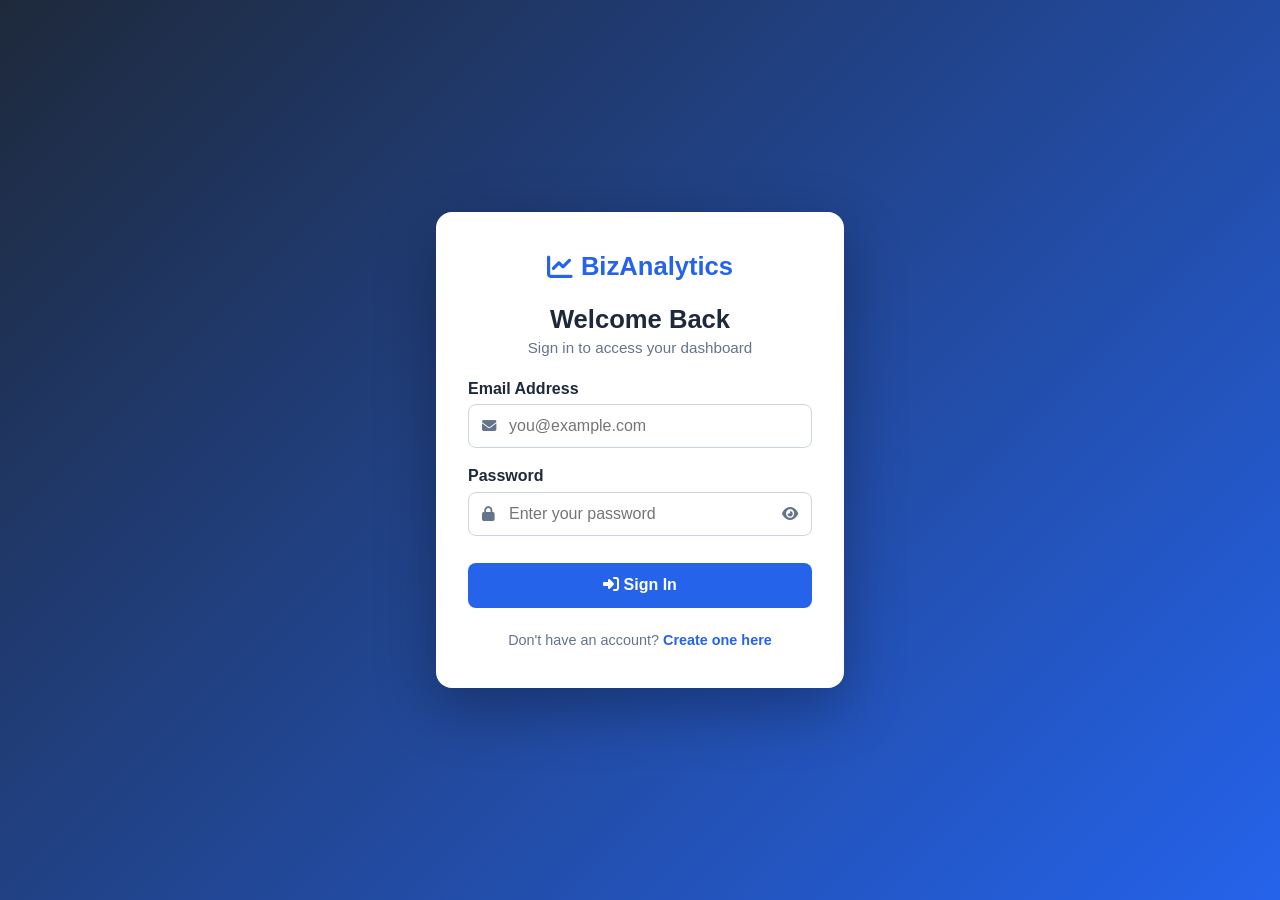
<file: frontend/index.html>
<!DOCTYPE html>
<html lang="en">
<head>
    <meta charset="UTF-8">
    <meta name="viewport" content="width=device-width, initial-scale=1.0">
    <title>BizAnalytics — Intelligent Business Analytics</title>
    <link rel="stylesheet" href="css/style.css">
    <link rel="stylesheet"
          href="https://cdnjs.cloudflare.com/ajax/libs/font-awesome/6.4.0/css/all.min.css">
</head>
<body>

    <nav class="navbar">
        <div class="nav-brand">
            <i class="fas fa-chart-line"></i>
            <span>BizAnalytics</span>
        </div>
        <div class="nav-links" id="nav-links">
            <a href="index.html" class="active">Home</a>
            <a href="dashboard.html">Dashboard</a>
            <a href="predict.html">Predict</a>
            <a href="advisory.html">Advisory</a>
            <a href="transactions.html">Record Sale</a>
        </div>
    </nav>

    <section class="hero">
        <div class="hero-content">
            <h1>Intelligent Business Analytics</h1>
            <p>
                Upload your sales data and get powerful insights,
                demand predictions, and AI-powered business advice.
            </p>
            <a href="#upload-section" class="btn-primary">
                <i class="fas fa-rocket"></i> Get Started
            </a>
        </div>
    </section>

    <section class="features">
        <div class="feature-card">
            <i class="fas fa-chart-bar"></i>
            <h3>Sales Analytics</h3>
            <p>Visualize top products, sales trends, and customer behavior.</p>
        </div>
        <div class="feature-card">
            <i class="fas fa-brain"></i>
            <h3>Demand Prediction</h3>
            <p>Use machine learning to predict demand and plan restocking.</p>
        </div>
        <div class="feature-card">
            <i class="fas fa-robot"></i>
            <h3>AI Advisory</h3>
            <p>Chat with an AI advisor that knows your business data.</p>
        </div>
        <div class="feature-card">
            <i class="fas fa-pen"></i>
            <h3>Record Sales</h3>
            <p>Manually enter transactions directly on the web app.</p>
        </div>
    </section>

    <section class="upload-section" id="upload-section">
        <h2>Upload Your Sales Data</h2>
        <p>Supported formats: CSV, Excel (.xlsx) — any column names accepted</p>

        <div class="upload-box" id="upload-box">
            <i class="fas fa-cloud-upload-alt"></i>
            <p>Drag &amp; drop your file here or</p>
            <label for="file-input" class="btn-primary">Browse File</label>
            <input type="file" id="file-input"
                   accept=".csv,.xlsx,.xls" hidden>
            <p class="file-name" id="file-name">No file selected</p>
        </div>

        <!--
            type="button" is CRITICAL here.
            Without it, the browser treats this as a submit button
            which causes the page to reload every time it is clicked.
        -->
        <button type="button" class="btn-primary" id="upload-btn" disabled>
            <i class="fas fa-upload"></i> Upload &amp; Detect Columns
        </button>

        <div class="status-box" id="status-box" style="display:none;">
            <div id="status-content"></div>
        </div>

        <div id="mapping-section" style="display:none;">
            <h3 style="margin:1.5rem 0 0.5rem;">
                <i class="fas fa-columns"></i> Confirm Column Mapping
            </h3>
            <p style="color:#64748b; margin-bottom:0.5rem;">
                Map each system column to the matching column in your file.
            </p>
            <p style="color:#10b981; font-size:0.9rem; margin-bottom:1rem;">
                <i class="fas fa-info-circle"></i>
                <strong>Amount</strong> — if not mapped, it will be calculated
                as Quantity × Unit_Price automatically.<br>
                <strong>Channel</strong> — if not mapped, all rows default
                to <em>Onsite</em>.<br>
                <strong>Category</strong> — if not mapped, all rows default
                to <em>Consumables</em>.
            </p>
            <div id="mapping-table"></div>
            <!--
                type="button" is CRITICAL here too.
                Prevents the confirm button from reloading the page.
            -->
            <button type="button" class="btn-primary" id="confirm-btn"
                    style="margin-top:1rem">
                <i class="fas fa-check"></i> Confirm &amp; Analyze
            </button>
        </div>
    </section>

    <footer class="footer">
        <p>Built by Brian Arrey — Computer Engineering &copy; 2025</p>
    </footer>

    <!--
        ALL JavaScript is written directly in this script tag.
        This avoids loading order problems that happen when
        auth.js and main.js are loaded as separate files and
        compete with each other causing the page to reload.
    -->
    <script>
    'use strict';

    // Base URL for all backend API calls
   const API_BASE = 'https://bizanalytics-production-66f5.up.railway.app/api';
   
    // System columns the backend requires
    // These are shown on the LEFT side of the mapping table
    const REQUIRED_COLUMNS = [
        'Product', 'Category', 'Quantity',
        'Date', 'Unit_Price', 'Amount', 'Channel'
    ];

    // Optional columns — kept if found in the uploaded file
    const OPTIONAL_COLUMNS = ['Customer_Name', 'Sex'];

    // Columns that have default values if not mapped by the user
    // key   = system column name
    // value = default fill value
    const DEFAULT_VALUES = {
        'Amount':   'CALCULATE',   // Quantity x Unit_Price
        'Channel':  'Onsite',      // Default channel
        'Category': 'Consumables'  // Default category
    };

    // Upload state — stored between upload and confirm steps
    let uploadedFilename = '';
    let uploadedColumns  = [];

    // ── Auth Check (synchronous) ──────────────────────────────
    // We check localStorage immediately — no async fetch needed.
    // This prevents any timing issues that cause page reloads.
    (function checkAuth() {
        const saved = localStorage.getItem('bizuser');
        if (!saved) {
            // Not logged in — redirect to login
            window.location.replace('login.html');
            return;
        }
        try {
            const user     = JSON.parse(saved);
            const navLinks = document.getElementById('nav-links');
            if (!navLinks) return;

            // Prevent adding navbar user element twice
            if (document.querySelector('.nav-user')) return;

            const el = document.createElement('div');
            el.className = 'nav-user';
            el.innerHTML =
                '<span class="nav-username">' +
                    '<i class="fas fa-user-circle"></i> ' + user.name +
                '</span>' +
                '<button type="button" class="nav-logout-btn" ' +
                        'onclick="handleLogout()">' +
                    '<i class="fas fa-sign-out-alt"></i> Logout' +
                '</button>';
            navLinks.appendChild(el);
        } catch(e) {
            window.location.replace('login.html');
        }
    })();

    // ── Logout Function ───────────────────────────────────────
    function handleLogout() {
        fetch(API_BASE + '/auth/logout', {
            method: 'POST',
            credentials: 'include'
        }).catch(function() {}).finally(function() {
            localStorage.removeItem('bizuser');
            window.location.replace('login.html');
        });
    }

    // ── DOM Element References ────────────────────────────────
    var fileInput      = document.getElementById('file-input');
    var uploadBtn      = document.getElementById('upload-btn');
    var fileNameEl     = document.getElementById('file-name');
    var statusBox      = document.getElementById('status-box');
    var statusContent  = document.getElementById('status-content');
    var mappingSection = document.getElementById('mapping-section');
    var mappingTable   = document.getElementById('mapping-table');
    var confirmBtn     = document.getElementById('confirm-btn');

    // ── File Selected via Browse Button ───────────────────────
    fileInput.addEventListener('change', function() {
        var file = fileInput.files[0];
        if (file) {
            fileNameEl.textContent = file.name;
            uploadBtn.disabled     = false;
        }
    });

    // ── Drag Over Upload Box ──────────────────────────────────
    var uploadBox = document.getElementById('upload-box');

    uploadBox.addEventListener('dragover', function(e) {
        e.preventDefault();
        uploadBox.style.background = '#eff6ff';
    });

    uploadBox.addEventListener('dragleave', function() {
        uploadBox.style.background = '';
    });

    // ── File Dropped onto Upload Box ──────────────────────────
    uploadBox.addEventListener('drop', function(e) {
        e.preventDefault();
        uploadBox.style.background = '';
        var file = e.dataTransfer.files[0];
        if (file) {
            fileInput.files        = e.dataTransfer.files;
            fileNameEl.textContent = file.name;
            uploadBtn.disabled     = false;
        }
    });

    // ── Upload Button Click ───────────────────────────────────
    // type="button" on the HTML element prevents reload.
    // e.preventDefault() and e.stopPropagation() are added
    // as an extra safety layer.
    uploadBtn.addEventListener('click', function(e) {
        e.preventDefault();
        e.stopPropagation();

        var file = fileInput.files[0];
        if (!file) return;

        // Show loading spinner
        statusBox.style.display      = 'block';
        statusContent.innerHTML      =
            '<div class="spinner"></div>' +
            '<p>Uploading and checking columns...</p>';
        uploadBtn.disabled           = true;
        mappingSection.style.display = 'none';

        // Build form data with the file
        var formData = new FormData();
        formData.append('file', file);

        // Send to backend
        fetch(API_BASE + '/upload/', {
            method:      'POST',
            body:        formData,
            credentials: 'include'
        })
        .then(function(res) { return res.json().then(function(data) {
            return { ok: res.ok, data: data };
        }); })
        .then(function(result) {
            var ok   = result.ok;
            var data = result.data;

            if (!ok) {
                statusContent.innerHTML =
                    '<p class="status-error">' +
                    '<i class="fas fa-times-circle"></i> ' +
                    'Error: ' + data.error + '</p>';
                uploadBtn.disabled = false;
                return;
            }

            if (data.perfect_match) {
                // ── All columns matched — go to dashboard ─────
                statusContent.innerHTML =
                    '<p class="status-success">' +
                    '<i class="fas fa-check-circle"></i> ' +
                    'All columns matched! ' + data.rows +
                    ' records loaded. Redirecting...</p>';
                setTimeout(function() {
                    window.location.href = 'dashboard.html';
                }, 1500);

            } else {
                // ── Mismatch — show mapping table ─────────────
                uploadedFilename = data.filename;
                uploadedColumns  = data.uploaded_columns;

                statusContent.innerHTML =
                    '<p style="color:#f59e0b">' +
                    '<i class="fas fa-exclamation-triangle"></i> ' +
                    '<strong>Column mismatch detected.</strong> ' +
                    'Please map your columns below.</p>' +
                    '<p>Missing: <strong>' +
                    data.missing_columns.join(', ') +
                    '</strong></p>';

                buildMappingTable(data.uploaded_columns);
                mappingSection.style.display = 'block';

                setTimeout(function() {
                    mappingSection.scrollIntoView({ behavior: 'smooth' });
                }, 300);
            }

            uploadBtn.disabled = false;
        })
        .catch(function(err) {
            statusContent.innerHTML =
                '<p class="status-error">' +
                '<i class="fas fa-times-circle"></i> ' +
                'Could not connect to server. ' +
                'Make sure the backend is running.</p>';
            uploadBtn.disabled = false;
        });
    });

    // ── Build Mapping Table ───────────────────────────────────
    // LEFT  = system column name (fixed)
    // RIGHT = dropdown of columns from the uploaded file
    // Columns with defaults show a note explaining the default
    function buildMappingTable(cols) {

        // Try to find a matching column by name similarity
        function autoSuggest(systemCol) {
            var lower = systemCol.toLowerCase().replace(/_/g, '');
            var found = null;
            cols.forEach(function(c) {
                var cl = c.toLowerCase().replace(/[^a-z]/g, '');
                if (cl === lower || cl.includes(lower) ||
                    lower.includes(cl)) {
                    found = c;
                }
            });
            return found;
        }

        // Build rows for required columns
        var requiredRows = REQUIRED_COLUMNS.map(function(col) {
            var sug     = autoSuggest(col);
            var hasDefault = DEFAULT_VALUES.hasOwnProperty(col);
            var defaultNote = '';

            if (col === 'Amount') {
                defaultNote =
                    '<br><small style="color:#10b981">' +
                    'Default: Quantity × Unit_Price</small>';
            } else if (col === 'Channel') {
                defaultNote =
                    '<br><small style="color:#10b981">' +
                    'Default: Onsite</small>';
            } else if (col === 'Category') {
                defaultNote =
                    '<br><small style="color:#10b981">' +
                    'Default: Consumables</small>';
            }

            var options = '<option value="">-- Use default --</option>';
            if (!hasDefault) {
                options = '<option value="">-- Not in my file --</option>';
            }
            cols.forEach(function(c) {
                var sel = (c === sug) ? ' selected' : '';
                options += '<option value="' + c + '"' + sel + '>' +
                           c + '</option>';
            });

            return '<tr>' +
                '<td><strong>' + col + '</strong>' +
                (hasDefault
                    ? '<span class="required"> *</span>' +
                      defaultNote
                    : '<span class="required"> *</span>') +
                '</td>' +
                '<td><select class="map-select" data-system="' +
                col + '">' + options + '</select></td>' +
                '</tr>';
        }).join('');

        // Build rows for optional columns
        var optionalRows = OPTIONAL_COLUMNS.map(function(col) {
            var sug = autoSuggest(col);
            var options = '<option value="">-- Not in my file --</option>';
            cols.forEach(function(c) {
                var sel = (c === sug) ? ' selected' : '';
                options += '<option value="' + c + '"' + sel + '>' +
                           c + '</option>';
            });
            return '<tr>' +
                '<td><strong>' + col + '</strong>' +
                '<span style="color:#64748b;font-size:0.8rem">' +
                ' (optional)</span></td>' +
                '<td><select class="map-select" data-system="' +
                col + '">' + options + '</select></td>' +
                '</tr>';
        }).join('');

        mappingTable.innerHTML =
            '<table class="mapping-tbl">' +
            '<thead><tr>' +
            '<th>System Column</th>' +
            '<th>Your File Column</th>' +
            '</tr></thead>' +
            '<tbody>' +
            requiredRows +
            '<tr><td colspan="2" style="background:#f1f5f9;' +
            'color:#64748b;font-size:0.85rem;padding:0.5rem 1rem">' +
            'Optional Columns</td></tr>' +
            optionalRows +
            '</tbody></table>' +
            '<p style="color:#64748b;font-size:0.85rem;margin-top:0.5rem">' +
            '<i class="fas fa-info-circle"></i> ' +
            'Columns not mapped will be dropped or filled with defaults.' +
            '</p>';
    }

    // ── Confirm Mapping Button Click ──────────────────────────
    confirmBtn.addEventListener('click', function(e) {
        e.preventDefault();
        e.stopPropagation();

        // Read all dropdown selections
        var selects = document.querySelectorAll('.map-select');
        var mapping = {};
        selects.forEach(function(sel) {
            if (sel.value) {
                mapping[sel.dataset.system] = sel.value;
            }
        });

        // Validate: only non-defaultable required columns must be mapped
        // Amount, Channel and Category have defaults so they are optional
        var mustMap = REQUIRED_COLUMNS.filter(function(col) {
            return !DEFAULT_VALUES.hasOwnProperty(col);
        });

        var unmapped = mustMap.filter(function(col) {
            return !mapping[col];
        });

        if (unmapped.length > 0) {
            statusBox.style.display = 'block';
            statusContent.innerHTML =
                '<p class="status-error">' +
                '<i class="fas fa-times-circle"></i> ' +
                'Please map these required columns: ' +
                '<strong>' + unmapped.join(', ') + '</strong></p>';
            return;
        }

        // Show processing spinner
        statusBox.style.display = 'block';
        statusContent.innerHTML =
            '<div class="spinner"></div>' +
            '<p>Processing and cleaning your data...</p>';

        // Send confirmed mapping to backend
        fetch(API_BASE + '/upload/confirm', {
            method:      'POST',
            headers:     { 'Content-Type': 'application/json' },
            credentials: 'include',
            body:        JSON.stringify({
                filename: uploadedFilename,
                mapping:  mapping
            })
        })
        .then(function(res) { return res.json().then(function(data) {
            return { ok: res.ok, data: data };
        }); })
        .then(function(result) {
            if (result.ok) {
                mappingSection.style.display = 'none';
                statusContent.innerHTML =
                    '<p class="status-success">' +
                    '<i class="fas fa-check-circle"></i> ' +
                    'Data processed! ' + result.data.rows +
                    ' records ready. Redirecting...</p>';
                setTimeout(function() {
                    window.location.href = 'dashboard.html';
                }, 1500);
            } else {
                statusContent.innerHTML =
                    '<p class="status-error">' +
                    '<i class="fas fa-times-circle"></i> ' +
                    result.data.error + '</p>';
            }
        })
        .catch(function() {
            statusContent.innerHTML =
                '<p class="status-error">Could not connect to server.</p>';
        });
    });

    </script>
</body>
</html>
</file>
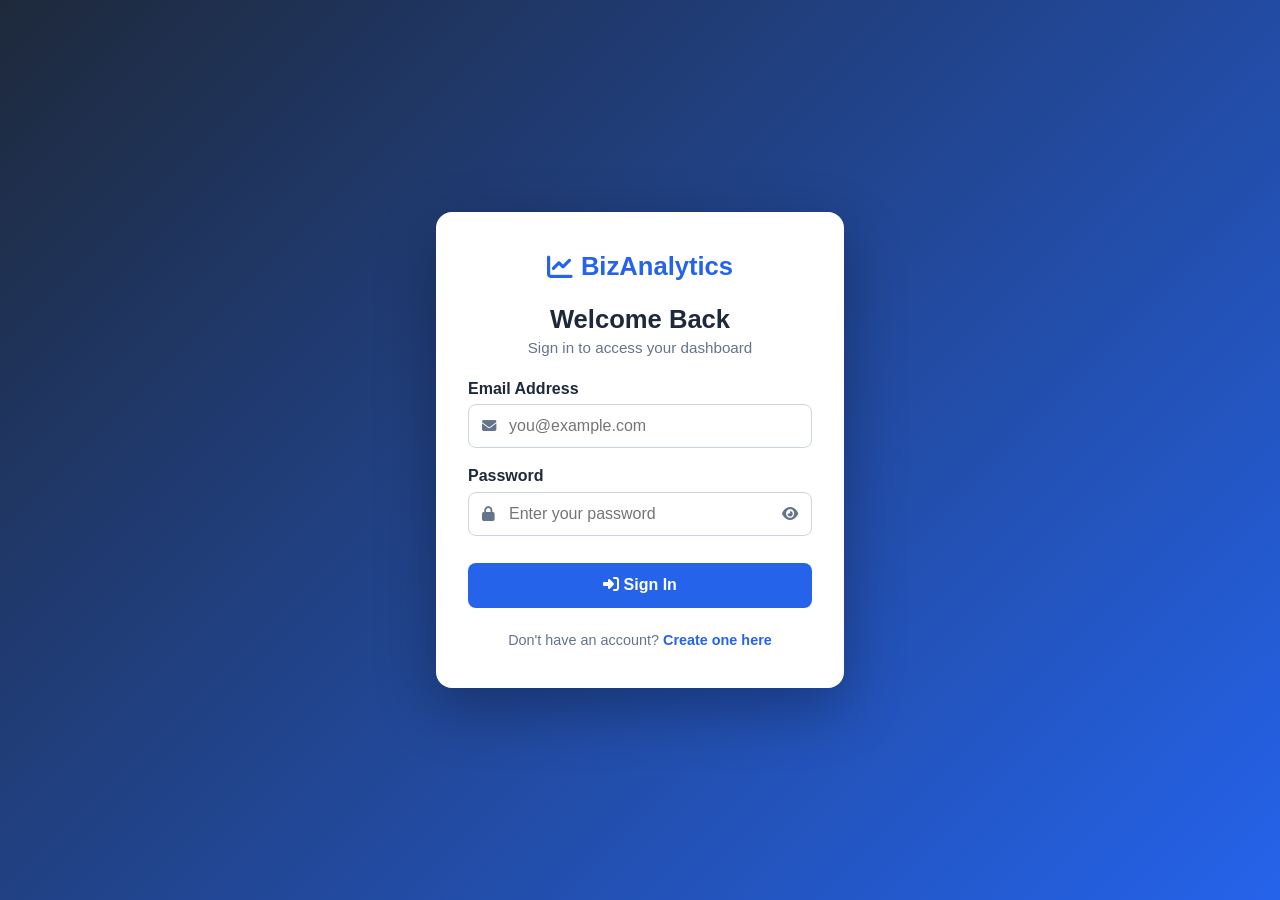
<file: frontend/advisory.html>
<!DOCTYPE html>
<html lang="en">
<head>
    <meta charset="UTF-8">
    <meta name="viewport" content="width=device-width, initial-scale=1.0">
    <title>Advisory Chatbot — BizAnalytics</title>
    <link rel="stylesheet" href="css/style.css">
    <link rel="stylesheet"
          href="https://cdnjs.cloudflare.com/ajax/libs/font-awesome/6.4.0/css/all.min.css">
</head>
<body>

    <!-- Navigation -->
    <nav class="navbar">
        <div class="nav-brand">
            <i class="fas fa-chart-line"></i>
            <span>BizAnalytics</span>
        </div>
        <div class="nav-links">
            <a href="index.html">Home</a>
            <a href="dashboard.html">Dashboard</a>
            <a href="predict.html">Predict</a>
            <a href="advisory.html" class="active">Advisory</a>
            <a href="transactions.html">Record Sale</a>
        </div>
    </nav>

    <!-- Page Header -->
    <div class="page-header">
        <h1><i class="fas fa-robot"></i> Business Advisory Chatbot</h1>
        <p>Ask me anything about your business — I will analyze your data and advise you</p>
    </div>

    <!-- ── Chat Interface ─────────────────────────────────────
         Full chatbot UI including suggestion chips, message
         history window, and the text input area.            -->
    <div class="chat-wrapper">

        <!-- Suggestion chips: quick question shortcuts -->
        <div class="suggestions">
            <p class="suggestions-label">
                <i class="fas fa-lightbulb"></i> Try asking:
            </p>
            <div class="suggestion-chips">
                <button class="chip" onclick="useSuggestion(this)">
                    Which product should I restock first?
                </button>
                <button class="chip" onclick="useSuggestion(this)">
                    What is my best sales channel?
                </button>
                <button class="chip" onclick="useSuggestion(this)">
                    How can I increase my revenue?
                </button>
                <button class="chip" onclick="useSuggestion(this)">
                    Which products are underperforming?
                </button>
                <button class="chip" onclick="useSuggestion(this)">
                    What marketing strategy do you recommend?
                </button>
                <button class="chip" onclick="useSuggestion(this)">
                    When is my peak sales season?
                </button>
                <button class="chip" onclick="useSuggestion(this)">
                    Help me map my data columns
                </button>
            </div>
        </div>

        <!-- Chat message history window -->
        <div class="chat-box" id="chat-box">
            <!-- Initial welcome message from the bot -->
            <div class="message bot-message">
                <div class="message-avatar">
                    <i class="fas fa-robot"></i>
                </div>
                <div class="message-bubble">
                    <p>
                        Hello! I am your AI business advisor powered by Claude.
                        I have access to your uploaded sales data and I am ready
                        to help you make smarter business decisions.
                        You can also ask me to help map your data columns if your
                        file uses different column names.
                        What would you like to know?
                    </p>
                </div>
            </div>
        </div>

        <!-- Chat input area: text field + send + clear buttons -->
        <div class="chat-input-area">
            <input
                type="text"
                id="chat-input"
                placeholder="Ask me about your business..."
                onkeypress="handleKeyPress(event)"
            >
            <!-- Send button (paper plane icon) -->
            <button id="send-btn" onclick="sendMessage()">
                <i class="fas fa-paper-plane"></i>
            </button>
            <!-- Clear button resets the entire chat -->
            <button id="clear-btn" onclick="clearChat()" title="Clear chat">
                <i class="fas fa-trash"></i>
            </button>
        </div>

    </div>

    <footer class="footer">
        <p>Built by Brian Arrey — Computer Engineering &copy; 2025</p>
    </footer>

    <!-- Chatbot logic -->
    <script src="js/auth.js"></script>
    <script src="js/advisory.js"></script>
</body>
</html>
</file>
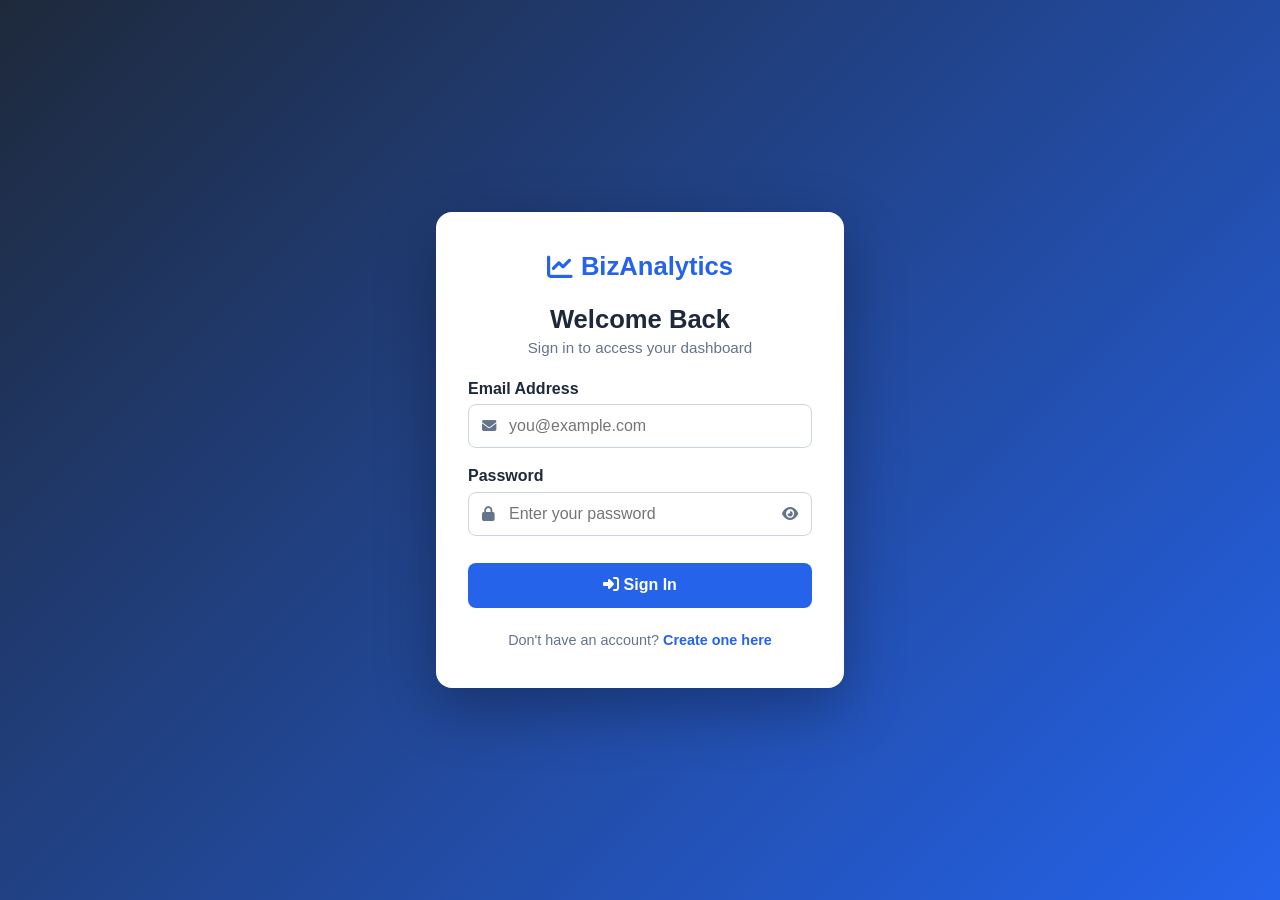
<file: frontend/login.html>
<!DOCTYPE html>
<html lang="en">
<head>
    <meta charset="UTF-8">
    <meta name="viewport" content="width=device-width, initial-scale=1.0">
    <title>Login — BizAnalytics</title>
    <link rel="stylesheet" href="css/style.css">
    <link rel="stylesheet"
          href="https://cdnjs.cloudflare.com/ajax/libs/font-awesome/6.4.0/css/all.min.css">
</head>
<body class="auth-body">

    <!-- ── Auth Card ──────────────────────────────────────────
         Centered login form card shown on a gradient background -->
    <div class="auth-wrapper">
        <div class="auth-card">

            <!-- Brand logo at top of auth card -->
            <div class="auth-brand">
                <i class="fas fa-chart-line"></i>
                <span>BizAnalytics</span>
            </div>

            <h2 class="auth-title">Welcome Back</h2>
            <p class="auth-subtitle">Sign in to access your dashboard</p>

            <!-- Error message box (hidden by default) -->
            <div class="auth-error" id="auth-error" style="display:none">
                <i class="fas fa-exclamation-circle"></i>
                <span id="error-text"></span>
            </div>

            <!-- Login Form -->
            <div class="auth-form">
                <div class="form-group">
                    <label>Email Address</label>
                    <div class="input-icon-wrapper">
                        <i class="fas fa-envelope input-icon"></i>
                        <input
                            type="email"
                            id="email"
                            placeholder="you@example.com"
                            onkeypress="handleKeyPress(event)"
                        >
                    </div>
                </div>

                <div class="form-group">
                    <label>Password</label>
                    <div class="input-icon-wrapper">
                        <i class="fas fa-lock input-icon"></i>
                        <input
                            type="password"
                            id="password"
                            placeholder="Enter your password"
                            onkeypress="handleKeyPress(event)"
                        >
                        <!-- Toggle password visibility -->
                        <i class="fas fa-eye toggle-password"
                           id="toggle-pw"
                           onclick="togglePassword()">
                        </i>
                    </div>
                </div>

                <!-- Login button -->
                <button class="btn-primary auth-btn" id="login-btn"
                        onclick="handleLogin()">
                    <i class="fas fa-sign-in-alt"></i> Sign In
                </button>
            </div>

            <!-- Link to signup page -->
            <p class="auth-switch">
                Don't have an account?
                <a href="signup.html">Create one here</a>
            </p>

        </div>
    </div>

    <script>
    // ── API Base URL ──────────────────────────────────────────
    const API_BASE = 'https://bizanalytics-production-66f5.up.railway.app/api';
    
    // ── Check if Already Logged In ────────────────────────────
    // If user is already logged in, skip login page entirely
    window.onload = async () => {
        try {
            const res  = await fetch(`${API_BASE}/auth/status`,
                { credentials: 'include' });
            const data = await res.json();
            if (data.logged_in) {
                window.location.href = 'index.html';
            }
        } catch (e) { /* Backend not running yet — ignore */ }
    };

    // ── Handle Login Submission ───────────────────────────────
    async function handleLogin() {
        const email    = document.getElementById('email').value.trim();
        const password = document.getElementById('password').value.trim();
        const btn      = document.getElementById('login-btn');
        const errorBox = document.getElementById('auth-error');
        const errorTxt = document.getElementById('error-text');

        // Hide any previous error
        errorBox.style.display = 'none';

        // Basic validation
        if (!email || !password) {
            showError('Please enter your email and password.');
            return;
        }

        // Show loading state on button
        btn.innerHTML = '<i class="fas fa-spinner fa-spin"></i> Signing in...';
        btn.disabled  = true;

        try {
            const res = await fetch(`${API_BASE}/auth/login`, {
                method:      'POST',
                headers:     { 'Content-Type': 'application/json' },
                credentials: 'include',  // Required for session cookies
                body:        JSON.stringify({ email, password })
            });

            const data = await res.json();

            if (res.ok) {
                // Save user info to localStorage for navbar display
                localStorage.setItem('bizuser',
                    JSON.stringify(data.user));
                // Redirect to home page after login
                window.location.href = 'index.html';
            } else {
                showError(data.error);
            }

        } catch (err) {
            showError('Could not connect to server. Is the backend running?');
        }

        btn.innerHTML = '<i class="fas fa-sign-in-alt"></i> Sign In';
        btn.disabled  = false;
    }

    // ── Show Error Message ────────────────────────────────────
    function showError(message) {
        const errorBox = document.getElementById('auth-error');
        document.getElementById('error-text').textContent = message;
        errorBox.style.display = 'flex';
    }

    // ── Toggle Password Visibility ────────────────────────────
    function togglePassword() {
        const input  = document.getElementById('password');
        const icon   = document.getElementById('toggle-pw');
        if (input.type === 'password') {
            input.type   = 'text';
            icon.className = 'fas fa-eye-slash toggle-password';
        } else {
            input.type   = 'password';
            icon.className = 'fas fa-eye toggle-password';
        }
    }

    // ── Submit on Enter Key ───────────────────────────────────
    function handleKeyPress(e) {
        if (e.key === 'Enter') handleLogin();
    }
    </script>

</body>
</html>
</file>
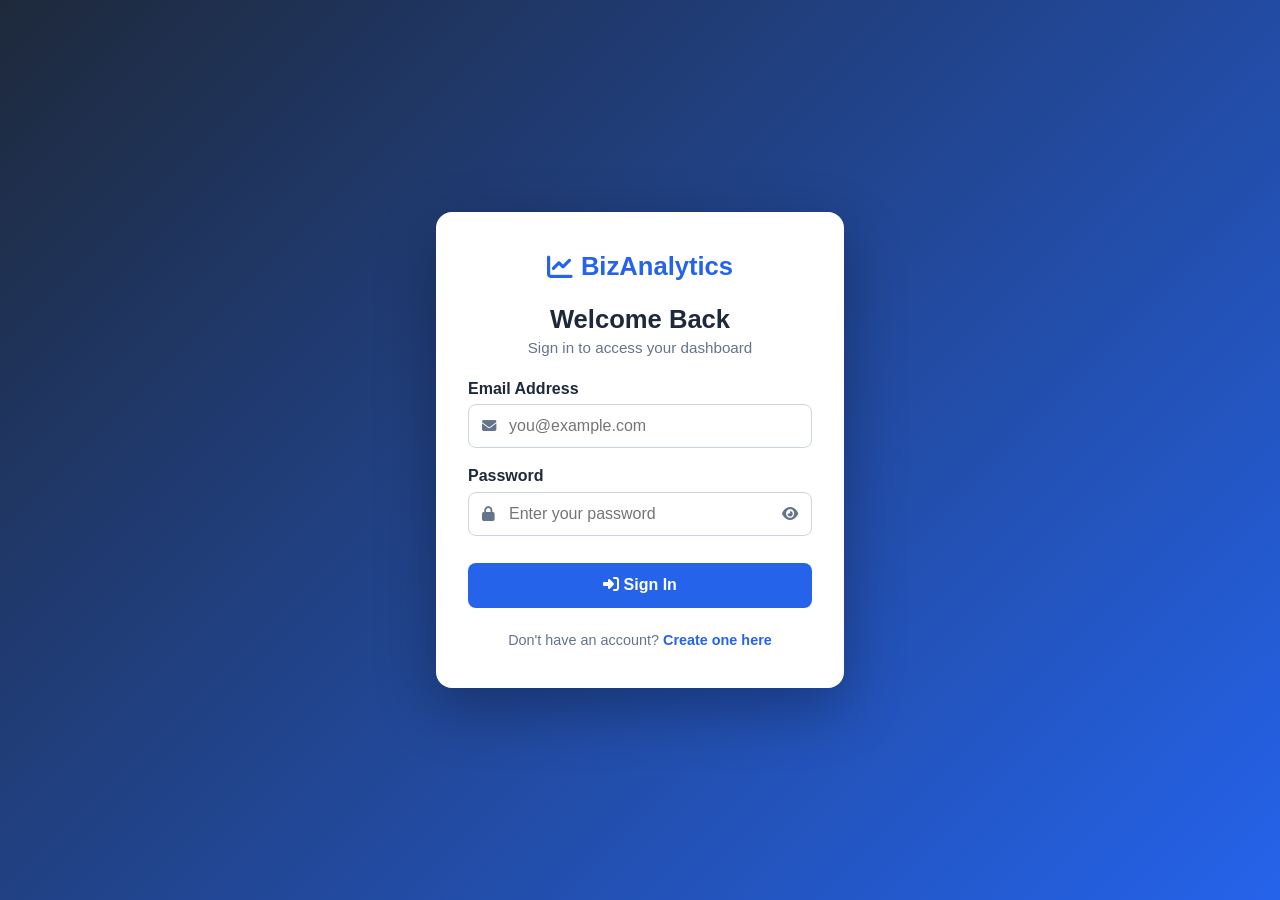
<file: frontend/predict.html>
<!DOCTYPE html>
<html lang="en">
<head>
    <meta charset="UTF-8">
    <meta name="viewport" content="width=device-width, initial-scale=1.0">
    <title>Predict Demand — BizAnalytics</title>
    <link rel="stylesheet" href="css/style.css">
    <link rel="stylesheet"
          href="https://cdnjs.cloudflare.com/ajax/libs/font-awesome/6.4.0/css/all.min.css">
</head>
<body>

    <!-- Navigation -->
    <nav class="navbar">
        <div class="nav-brand">
            <i class="fas fa-chart-line"></i>
            <span>BizAnalytics</span>
        </div>
        <div class="nav-links">
            <a href="index.html">Home</a>
            <a href="dashboard.html">Dashboard</a>
            <a href="predict.html" class="active">Predict</a>
            <a href="advisory.html">Advisory</a>
            <a href="transactions.html">Record Sale</a>
        </div>
    </nav>

    <!-- Page Header -->
    <div class="page-header">
        <h1><i class="fas fa-brain"></i> Demand Prediction</h1>
        <p>Predict product demand and get restocking advice powered by Machine Learning</p>
    </div>

    <!-- ── Prediction Form ────────────────────────────────────
         User fills in product details; predict.js sends them
         to the backend ML endpoint and displays the result.  -->
    <div class="form-container">
        <div class="form-group">
            <label>Product Name</label>
            <input type="text" id="product"
                   placeholder="e.g. Rice (5kg)">
        </div>
        <div class="form-group">
            <label>Category</label>
            <select id="category">
                <option value="">Select category</option>
                <option>Groceries</option>
                <option>Electronics</option>
                <option>Clothing</option>
                <option>Stationery</option>
                <option>Cosmetics</option>
                <option>Other</option>
            </select>
        </div>
        <div class="form-group">
            <label>Sales Channel</label>
            <select id="channel">
                <option value="">Select channel</option>
                <option>Online</option>
                <option>Onsite</option>
            </select>
        </div>
        <div class="form-group">
            <label>Unit Price (FCFA)</label>
            <input type="number" id="unit_price"
                   placeholder="e.g. 3500">
        </div>
        <div class="form-group">
            <label>Month to Predict (1–12)</label>
            <input type="number" id="month"
                   placeholder="e.g. 6" min="1" max="12">
        </div>

        <button class="btn-primary" id="predict-btn" style="width:100%">
            <i class="fas fa-magic"></i> Predict Demand
        </button>

        <!-- Result box shown after prediction (hidden by default) -->
        <div class="result-box" id="result-box">
            <h3><i class="fas fa-chart-line"></i> Prediction Result</h3>
            <div id="result-content"></div>
        </div>
    </div>

    <footer class="footer">
        <p>Built by Brian Arrey — Computer Engineering &copy; 2025</p>
    </footer>

    <!-- Prediction form logic -->
    <script src="js/auth.js"></script>
    <script src="js/predict.js"></script>
</body>
</html>
</file>
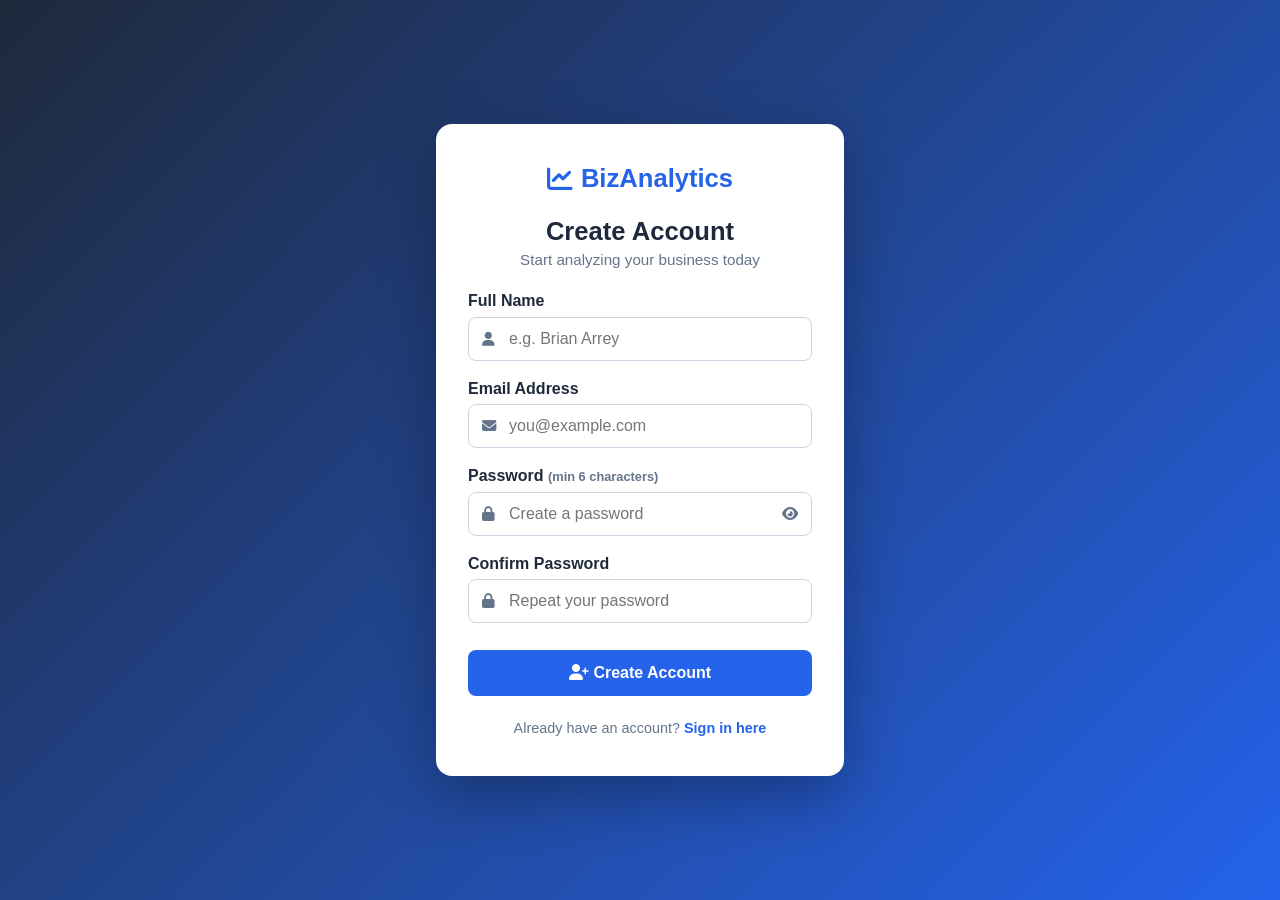
<file: frontend/signup.html>
<!DOCTYPE html>
<html lang="en">
<head>
    <meta charset="UTF-8">
    <meta name="viewport" content="width=device-width, initial-scale=1.0">
    <title>Sign Up — BizAnalytics</title>
    <link rel="stylesheet" href="css/style.css">
    <link rel="stylesheet"
          href="https://cdnjs.cloudflare.com/ajax/libs/font-awesome/6.4.0/css/all.min.css">
</head>
<body class="auth-body">

    <div class="auth-wrapper">
        <div class="auth-card">

            <!-- Brand logo -->
            <div class="auth-brand">
                <i class="fas fa-chart-line"></i>
                <span>BizAnalytics</span>
            </div>

            <h2 class="auth-title">Create Account</h2>
            <p class="auth-subtitle">Start analyzing your business today</p>

            <!-- Error message box -->
            <div class="auth-error" id="auth-error" style="display:none">
                <i class="fas fa-exclamation-circle"></i>
                <span id="error-text"></span>
            </div>

            <!-- Success message box -->
            <div class="auth-success" id="auth-success" style="display:none">
                <i class="fas fa-check-circle"></i>
                <span id="success-text"></span>
            </div>

            <!-- Signup Form -->
            <div class="auth-form">
                <div class="form-group">
                    <label>Full Name</label>
                    <div class="input-icon-wrapper">
                        <i class="fas fa-user input-icon"></i>
                        <input
                            type="text"
                            id="name"
                            placeholder="e.g. Brian Arrey"
                        >
                    </div>
                </div>

                <div class="form-group">
                    <label>Email Address</label>
                    <div class="input-icon-wrapper">
                        <i class="fas fa-envelope input-icon"></i>
                        <input
                            type="email"
                            id="email"
                            placeholder="you@example.com"
                        >
                    </div>
                </div>

                <div class="form-group">
                    <label>Password <span class="optional">(min 6 characters)</span></label>
                    <div class="input-icon-wrapper">
                        <i class="fas fa-lock input-icon"></i>
                        <input
                            type="password"
                            id="password"
                            placeholder="Create a password"
                        >
                        <i class="fas fa-eye toggle-password"
                           id="toggle-pw"
                           onclick="togglePassword()">
                        </i>
                    </div>
                </div>

                <div class="form-group">
                    <label>Confirm Password</label>
                    <div class="input-icon-wrapper">
                        <i class="fas fa-lock input-icon"></i>
                        <input
                            type="password"
                            id="confirm_password"
                            placeholder="Repeat your password"
                            onkeypress="handleKeyPress(event)"
                        >
                    </div>
                </div>

                <button class="btn-primary auth-btn" id="signup-btn"
                        onclick="handleSignup()">
                    <i class="fas fa-user-plus"></i> Create Account
                </button>
            </div>

            <!-- Link to login page -->
            <p class="auth-switch">
                Already have an account?
                <a href="login.html">Sign in here</a>
            </p>

        </div>
    </div>

    <script>
    const API_BASE = 'https://bizanalytics-production-66f5.up.railway.app/api';
    
    // ── Handle Signup Submission ──────────────────────────────
    async function handleSignup() {
        const name             = document.getElementById('name').value.trim();
        const email            = document.getElementById('email').value.trim();
        const password         = document.getElementById('password').value.trim();
        const confirmPassword  = document.getElementById('confirm_password').value.trim();
        const btn              = document.getElementById('signup-btn');

        // Hide previous messages
        document.getElementById('auth-error').style.display   = 'none';
        document.getElementById('auth-success').style.display = 'none';

        // Validate fields
        if (!name || !email || !password || !confirmPassword) {
            showError('Please fill in all fields.');
            return;
        }

        if (password.length < 6) {
            showError('Password must be at least 6 characters.');
            return;
        }

        if (password !== confirmPassword) {
            showError('Passwords do not match.');
            return;
        }

        // Show loading state
        btn.innerHTML = '<i class="fas fa-spinner fa-spin"></i> Creating account...';
        btn.disabled  = true;

        try {
            const res = await fetch(`${API_BASE}/auth/register`, {
                method:      'POST',
                headers:     { 'Content-Type': 'application/json' },
                credentials: 'include',
                body:        JSON.stringify({ name, email, password })
            });

            const data = await res.json();

            if (res.ok) {
                // Save user info and redirect to home
                localStorage.setItem('bizuser',
                    JSON.stringify(data.user));
                showSuccess('Account created! Redirecting...');
                setTimeout(() => {
                    window.location.href = 'index.html';
                }, 1500);
            } else {
                showError(data.error);
            }

        } catch (err) {
            showError('Could not connect to server. Is the backend running?');
        }

        btn.innerHTML = '<i class="fas fa-user-plus"></i> Create Account';
        btn.disabled  = false;
    }

    // ── Show Error ────────────────────────────────────────────
    function showError(message) {
        const box = document.getElementById('auth-error');
        document.getElementById('error-text').textContent = message;
        box.style.display = 'flex';
    }

    // ── Show Success ──────────────────────────────────────────
    function showSuccess(message) {
        const box = document.getElementById('auth-success');
        document.getElementById('success-text').textContent = message;
        box.style.display = 'flex';
    }

    // ── Toggle Password Visibility ────────────────────────────
    function togglePassword() {
        const input = document.getElementById('password');
        const icon  = document.getElementById('toggle-pw');
        if (input.type === 'password') {
            input.type     = 'text';
            icon.className = 'fas fa-eye-slash toggle-password';
        } else {
            input.type     = 'password';
            icon.className = 'fas fa-eye toggle-password';
        }
    }

    // ── Submit on Enter Key ───────────────────────────────────
    function handleKeyPress(e) {
        if (e.key === 'Enter') handleSignup();
    }
    </script>

</body>
</html>
</file>
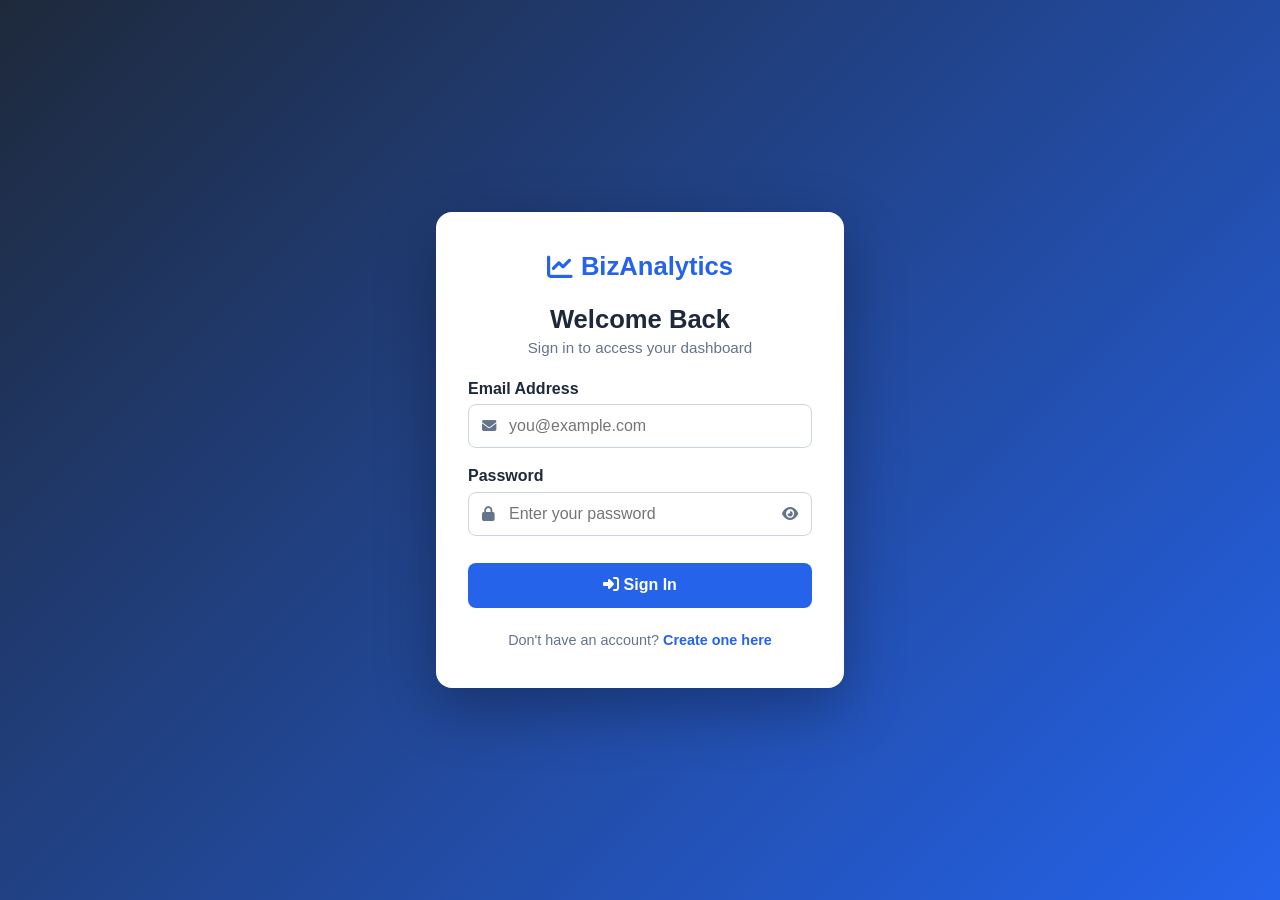
<file: frontend/transactions.html>
<!DOCTYPE html>
<html lang="en">
<head>
    <meta charset="UTF-8">
    <meta name="viewport" content="width=device-width, initial-scale=1.0">
    <title>Record Sale — BizAnalytics</title>
    <link rel="stylesheet" href="css/style.css">
    <link rel="stylesheet"
          href="https://cdnjs.cloudflare.com/ajax/libs/font-awesome/6.4.0/css/all.min.css">
</head>
<body>

    <!-- Navigation -->
    <nav class="navbar">
        <div class="nav-brand">
            <i class="fas fa-chart-line"></i>
            <span>BizAnalytics</span>
        </div>
        <div class="nav-links">
            <a href="index.html">Home</a>
            <a href="dashboard.html">Dashboard</a>
            <a href="predict.html">Predict</a>
            <a href="advisory.html">Advisory</a>
            <a href="transactions.html" class="active">Record Sale</a>
        </div>
    </nav>

    <!-- Page Header -->
    <div class="page-header">
        <h1><i class="fas fa-pen"></i> Record a Sale</h1>
        <p>Manually enter sales transactions — they will be included in your dashboard analysis</p>
    </div>

    <div class="transactions-wrapper">

        <!-- ── Transaction Entry Form ──────────────────────────
             Two-column layout form for entering transaction
             details. Required fields are marked with *.      -->
        <div class="form-container">
            <h3 style="margin-bottom:1.2rem">
                <i class="fas fa-plus-circle"></i> New Transaction
            </h3>

            <!-- Row 1: Customer Name and Sex -->
            <div class="form-row">
                <div class="form-group">
                    <label>
                        Customer Name
                        <span class="optional">(optional)</span>
                    </label>
                    <input type="text" id="customer_name"
                           placeholder="e.g. Ambe John">
                </div>
                <div class="form-group">
                    <label>
                        Sex
                        <span class="optional">(optional)</span>
                    </label>
                    <select id="sex">
                        <option value="">Select</option>
                        <option>Male</option>
                        <option>Female</option>
                    </select>
                </div>
            </div>

            <!-- Row 2: Product and Category -->
            <div class="form-row">
                <div class="form-group">
                    <label>
                        Product <span class="required">*</span>
                    </label>
                    <input type="text" id="product"
                           placeholder="e.g. Rice (5kg)">
                </div>
                <div class="form-group">
                    <label>
                        Category <span class="required">*</span>
                    </label>
                    <select id="category">
                        <option value="">Select category</option>
                        <option>Groceries</option>
                        <option>Electronics</option>
                        <option>Clothing</option>
                        <option>Stationery</option>
                        <option>Cosmetics</option>
                        <option>Other</option>
                    </select>
                </div>
            </div>

            <!-- Row 3: Quantity and Unit Price -->
            <div class="form-row">
                <div class="form-group">
                    <label>
                        Quantity <span class="required">*</span>
                    </label>
                    <input type="number" id="quantity"
                           placeholder="e.g. 3" min="1">
                </div>
                <div class="form-group">
                    <label>
                        Unit Price (FCFA) <span class="required">*</span>
                    </label>
                    <input type="number" id="unit_price"
                           placeholder="e.g. 3500">
                </div>
            </div>

            <!-- Row 4: Channel and Date -->
            <div class="form-row">
                <div class="form-group">
                    <label>
                        Sales Channel <span class="required">*</span>
                    </label>
                    <select id="channel">
                        <option value="">Select channel</option>
                        <option>Online</option>
                        <option>Onsite</option>
                    </select>
                </div>
                <div class="form-group">
                    <label>
                        Date
                        <span class="optional">(optional, defaults to today)</span>
                    </label>
                    <input type="date" id="date">
                </div>
            </div>

            <!-- Auto-calculated total amount display -->
            <div class="total-display">
                Total Amount:
                <strong id="total-amount">0 FCFA</strong>
            </div>

            <!-- Save transaction button -->
            <button class="btn-primary" id="save-btn" style="width:100%">
                <i class="fas fa-save"></i> Save Transaction
            </button>

            <!-- Status message after save attempt -->
            <div id="form-status" style="margin-top:1rem"></div>
        </div>

        <!-- ── Transactions History Table ──────────────────────
             Displays all manually recorded transactions.
             Loaded by transactions.js on page open.          -->
        <div class="transactions-table-section">
            <div style="display:flex; justify-content:space-between;
                        align-items:center; margin-bottom:1rem">
                <h3><i class="fas fa-list"></i> Recorded Transactions</h3>
                <!-- Badge showing total record count -->
                <span id="total-count" class="badge">0 records</span>
            </div>
            <!-- Table injected here by transactions.js -->
            <div id="transactions-table">
                <div class="spinner"></div>
            </div>
        </div>

    </div>

    <footer class="footer">
        <p>Built by Brian Arrey — Computer Engineering &copy; 2025</p>
    </footer>

    <!-- Transaction recording logic -->
    <script src="js/auth.js"></script>
    <script src="js/transactions.js"></script>
</body>
</html>
</file>
<file: frontend/css/style.css>
/* ============================================================
   style.css — Global Stylesheet for BizAnalytics
   
   Sections:
   01. Reset & CSS Variables
   02. Base Body
   03. Navigation Bar
   04. Hero Section
   05. Buttons
   06. Feature Cards
   07. Upload Section
   08. Status & Result Boxes
   09. Column Mapping Table
   10. Dashboard Layout
   11. Stat Cards
   12. Chart Cards
   13. Forms (Predict & Transactions)
   14. Transaction Page Layout
   15. Advisory Chatbot Interface
   16. Footer
   17. Loading Spinner
   ============================================================ */


/* ── 01. Reset & CSS Variables ──────────────────────────────
   Remove default browser margins/padding.
   Define reusable color and shadow tokens for the whole app. */
* {
    margin: 0;
    padding: 0;
    box-sizing: border-box;
}

:root {
    --primary:      #2563eb;  /* Main blue — buttons, accents */
    --primary-dark: #1d4ed8;  /* Darker blue for hover states */
    --secondary:    #10b981;  /* Green — success, advisory cards */
    --dark:         #1e293b;  /* Dark navy — navbar, headers */
    --light:        #f1f5f9;  /* Light gray — page background */
    --white:        #ffffff;
    --gray:         #64748b;  /* Muted text */
    --danger:       #ef4444;  /* Red — errors, delete button */
    --warning:      #f59e0b;  /* Amber — warnings */
    --card-shadow:  0 4px 6px -1px rgba(0, 0, 0, 0.1);
}


/* ── 02. Base Body ──────────────────────────────────────────
   Global font and background for all pages.               */
body {
    font-family: 'Segoe UI', Tahoma, sans-serif;
    background: var(--light);
    color: var(--dark);
}


/* ── 03. Navigation Bar ─────────────────────────────────────
   Sticky top navbar. Stays visible while scrolling.       */
.navbar {
    background: var(--dark);
    padding: 1rem 2rem;
    display: flex;
    justify-content: space-between;
    align-items: center;
    position: sticky;
    top: 0;
    z-index: 100;  /* Sits above all page content */
    box-shadow: var(--card-shadow);
}

.nav-brand {
    color: var(--white);
    font-size: 1.5rem;
    font-weight: 700;
    display: flex;
    align-items: center;
    gap: 0.5rem;
}

/* Blue icon in the brand logo */
.nav-brand i { color: var(--primary); }

.nav-links a {
    color: #94a3b8;
    text-decoration: none;
    margin-left: 1.5rem;
    font-weight: 500;
    transition: color 0.2s;
}

/* White text for hovered or active (current page) links */
.nav-links a:hover,
.nav-links a.active { color: var(--white); }


/* ── 04. Hero Section ───────────────────────────────────────
   Large gradient banner on the home page.                 */
.hero {
    background: linear-gradient(135deg, var(--dark), var(--primary));
    color: var(--white);
    padding: 5rem 2rem;
    text-align: center;
}

.hero h1 { font-size: 2.8rem; margin-bottom: 1rem; }
.hero p  { font-size: 1.2rem; color: #cbd5e1; margin-bottom: 2rem; }


/* ── 05. Buttons ────────────────────────────────────────────
   Primary blue action button used across all pages.       */
.btn-primary {
    background: var(--primary);
    color: var(--white);
    padding: 0.75rem 1.5rem;
    border: none;
    border-radius: 8px;
    cursor: pointer;
    font-size: 1rem;
    font-weight: 600;
    text-decoration: none;
    display: inline-block;
    transition: background 0.2s;
}

.btn-primary:hover    { background: var(--primary-dark); }

/* Gray and not-allowed cursor when button is disabled */
.btn-primary:disabled {
    background: #94a3b8;
    cursor: not-allowed;
}


/* ── 06. Feature Cards ──────────────────────────────────────
   Four cards on the home page showing system features.    */
.features {
    display: flex;
    justify-content: center;
    gap: 2rem;
    padding: 4rem 2rem;
    flex-wrap: wrap;  /* Stack vertically on small screens */
}

.feature-card {
    background: var(--white);
    border-radius: 12px;
    padding: 2rem;
    text-align: center;
    width: 250px;
    box-shadow: var(--card-shadow);
    transition: transform 0.2s;
}

/* Lift effect when hovering over a feature card */
.feature-card:hover   { transform: translateY(-4px); }
.feature-card i       { font-size: 2.5rem; color: var(--primary); margin-bottom: 1rem; }
.feature-card h3      { margin-bottom: 0.5rem; }
.feature-card p       { color: var(--gray); font-size: 0.95rem; }


/* ── 07. Upload Section ─────────────────────────────────────
   Centered file upload area with dashed border box.       */
.upload-section {
    max-width: 750px;
    margin: 0 auto;
    padding: 4rem 2rem;
    text-align: center;
}

.upload-section h2 { font-size: 2rem; margin-bottom: 0.5rem; }
.upload-section > p { color: var(--gray); margin-bottom: 2rem; }

/* Dashed border upload drop zone */
.upload-box {
    border: 2px dashed var(--primary);
    border-radius: 12px;
    padding: 3rem;
    background: var(--white);
    margin-bottom: 1.5rem;
    cursor: pointer;
    transition: background 0.2s;
}

.upload-box:hover { background: #eff6ff; }  /* Light blue on hover */
.upload-box i     { font-size: 3rem; color: var(--primary); display: block; margin-bottom: 1rem; }

/* File name shown after selection */
.file-name { margin-top: 1rem; color: var(--secondary); font-weight: 600; }


/* ── 08. Status & Result Boxes ──────────────────────────────
   White cards that display upload results and API responses. */
.status-box {
    background: var(--white);
    border-radius: 12px;
    padding: 1.5rem;
    margin-top: 1.5rem;
    box-shadow: var(--card-shadow);
    text-align: left;
}

/* Green text for success messages */
.status-success { color: var(--secondary); font-weight: 600; }

/* Red text for error messages */
.status-error   { color: var(--danger);    font-weight: 600; }

/* Result box on the prediction page */
.result-box {
    background: var(--light);
    border-radius: 12px;
    padding: 1.5rem;
    margin-top: 1.5rem;
    display: none;  /* Hidden until prediction is returned */
}

.result-box h3 { margin-bottom: 1rem; color: var(--primary); }


/* ── 09. Column Mapping Table ───────────────────────────────
   Table shown after upload for confirming column mapping.
   Also used for the transaction history table.            */
.mapping-tbl {
    width: 100%;
    border-collapse: collapse;
    background: var(--white);
    border-radius: 8px;
    overflow: hidden;
    box-shadow: var(--card-shadow);
}

.mapping-tbl th {
    background: var(--dark);
    color: var(--white);
    padding: 0.85rem 1rem;
    text-align: left;
    font-size: 0.9rem;
}

.mapping-tbl td {
    padding: 0.75rem 1rem;
    border-bottom: 1px solid #e2e8f0;
    font-size: 0.95rem;
}

.mapping-tbl tr:last-child td { border-bottom: none; }
.mapping-tbl tr:hover td { background: #f8fafc; }

/* Dropdown inside mapping table */
.map-select {
    width: 100%;
    padding: 0.5rem;
    border: 1px solid #cbd5e1;
    border-radius: 6px;
    font-size: 0.9rem;
    color: var(--dark);
}

.map-select:focus { outline: none; border-color: var(--primary); }


/* ── 10. Dashboard Layout ───────────────────────────────────
   Page header and main content container for the dashboard. */
.page-header {
    background: var(--dark);
    color: var(--white);
    padding: 2rem;
    text-align: center;
}

.page-header h1 { font-size: 2rem; }
.page-header p  { color: #94a3b8; margin-top: 0.3rem; }

.dashboard-container {
    max-width: 1200px;
    margin: 0 auto;
    padding: 2rem;
}


/* ── 11. Stat Cards ─────────────────────────────────────────
   Five metric summary cards at the top of the dashboard.  */
.stats-grid {
    display: grid;
    grid-template-columns: repeat(auto-fit, minmax(190px, 1fr));
    gap: 1.5rem;
    margin-bottom: 2rem;
}

.stat-card {
    background: var(--white);
    border-radius: 12px;
    padding: 1.5rem;
    text-align: center;
    box-shadow: var(--card-shadow);
    border-left: 4px solid var(--primary);  /* Blue left accent */
}

.stat-card h3 { color: var(--gray);  font-size: 0.9rem;  margin-bottom: 0.5rem; }
.stat-card p  { color: var(--dark);  font-size: 1.8rem;  font-weight: 700; }


/* ── 12. Chart Cards ────────────────────────────────────────
   White cards containing Chart.js chart canvases.         */
.charts-grid {
    display: grid;
    grid-template-columns: repeat(auto-fit, minmax(450px, 1fr));
    gap: 1.5rem;
}

.chart-card {
    background: var(--white);
    border-radius: 12px;
    padding: 1.5rem;
    box-shadow: var(--card-shadow);
}

.chart-card h3 { margin-bottom: 1rem; color: var(--dark); }


/* ── 13. Forms ──────────────────────────────────────────────
   Shared form styles for the predict and transactions pages. */
.form-container {
    max-width: 700px;
    margin: 2rem auto;
    padding: 2rem;
    background: var(--white);
    border-radius: 12px;
    box-shadow: var(--card-shadow);
}

/* Two-column form row layout */
.form-row {
    display: grid;
    grid-template-columns: 1fr 1fr;
    gap: 1rem;
}

.form-group              { margin-bottom: 1.2rem; }
.form-group label        { display: block; font-weight: 600; margin-bottom: 0.4rem; color: var(--dark); }

.form-group input,
.form-group select {
    width: 100%;
    padding: 0.75rem;
    border: 1px solid #cbd5e1;
    border-radius: 8px;
    font-size: 1rem;
    transition: border 0.2s;
}

/* Blue border highlight on focus */
.form-group input:focus,
.form-group select:focus { outline: none; border-color: var(--primary); }

/* Required field red asterisk */
.required { color: var(--danger); }

/* Optional field muted label */
.optional { color: var(--gray); font-size: 0.8rem; }


/* ── 14. Transaction Page Layout ────────────────────────────
   Wraps the form and history table on the Record Sale page. */
.transactions-wrapper {
    max-width: 1100px;
    margin: 2rem auto;
    padding: 0 1rem;
    display: flex;
    flex-direction: column;
    gap: 2rem;
}

/* Auto-calculated total amount display */
.total-display {
    background: var(--light);
    border-radius: 8px;
    padding: 0.85rem 1rem;
    margin-bottom: 1rem;
    font-size: 1rem;
    border-left: 4px solid var(--secondary);
}

/* Record count badge */
.badge {
    background: var(--primary);
    color: var(--white);
    padding: 0.3rem 0.8rem;
    border-radius: 20px;
    font-size: 0.85rem;
    font-weight: 600;
}

/* Section holding the transactions history table */
.transactions-table-section {
    background: var(--white);
    border-radius: 12px;
    padding: 1.5rem;
    box-shadow: var(--card-shadow);
}

/* Red delete button in the transactions table */
.delete-btn {
    background: var(--danger);
    color: var(--white);
    border: none;
    border-radius: 6px;
    padding: 0.4rem 0.7rem;
    cursor: pointer;
    font-size: 0.85rem;
    transition: background 0.2s;
}

.delete-btn:hover { background: #dc2626; }


/* ── 15. Advisory Chatbot Interface ─────────────────────────
   Full chat UI: suggestion chips, message window, input bar. */

/* Main wrapper — centered and width-constrained */
.chat-wrapper {
    max-width: 850px;
    margin: 2rem auto;
    padding: 0 1rem 2rem;
}

/* Suggestion chips row */
.suggestions        { margin-bottom: 1rem; }
.suggestions-label  { color: var(--gray); font-size: 0.9rem; margin-bottom: 0.5rem; }
.suggestion-chips   { display: flex; flex-wrap: wrap; gap: 0.5rem; }

/* Individual suggestion chip buttons */
.chip {
    background: var(--white);
    border: 1px solid #cbd5e1;
    border-radius: 20px;
    padding: 0.4rem 1rem;
    font-size: 0.85rem;
    cursor: pointer;
    color: var(--primary);
    transition: all 0.2s;
}

.chip:hover { background: var(--primary); color: var(--white); border-color: var(--primary); }

/* Scrollable chat message window */
.chat-box {
    background: var(--white);
    border-radius: 16px;
    padding: 1.5rem;
    height: 480px;
    overflow-y: auto;      /* Scroll when messages exceed height */
    box-shadow: var(--card-shadow);
    display: flex;
    flex-direction: column;
    gap: 1rem;
    margin-bottom: 1rem;
}

/* Individual message row */
.message {
    display: flex;
    align-items: flex-start;
    gap: 0.75rem;
    animation: fadeIn 0.3s ease;  /* Smooth appear on new message */
}

/* User messages align right (reversed flex direction) */
.user-message { flex-direction: row-reverse; }

/* Avatar circle for bot and user */
.message-avatar {
    width: 36px;
    height: 36px;
    border-radius: 50%;
    display: flex;
    align-items: center;
    justify-content: center;
    font-size: 1rem;
    flex-shrink: 0;
}

.bot-message  .message-avatar { background: var(--primary);   color: var(--white); }
.user-message .message-avatar { background: var(--secondary);  color: var(--white); }

/* Message text bubble */
.message-bubble {
    max-width: 75%;
    padding: 0.85rem 1.1rem;
    border-radius: 12px;
    font-size: 0.95rem;
    line-height: 1.6;
}

/* Bot bubble — light gray, square top-left corner */
.bot-message  .message-bubble { background: var(--light); color: var(--dark); border-top-left-radius: 0; }

/* User bubble — blue, square top-right corner */
.user-message .message-bubble { background: var(--primary); color: var(--white); border-top-right-radius: 0; }

/* Animated typing indicator (three bouncing dots) */
.typing-indicator       { display: flex; gap: 4px; align-items: center; padding: 0.5rem 0; }
.typing-indicator span  {
    width: 8px; height: 8px;
    background: var(--gray);
    border-radius: 50%;
    animation: bounce 1.2s infinite;
}
.typing-indicator span:nth-child(2) { animation-delay: 0.2s; }
.typing-indicator span:nth-child(3) { animation-delay: 0.4s; }

@keyframes bounce {
    0%, 80%, 100% { transform: translateY(0); }
    40%           { transform: translateY(-6px); }
}

/* Fade-in animation for each new message */
@keyframes fadeIn {
    from { opacity: 0; transform: translateY(8px); }
    to   { opacity: 1; transform: translateY(0);   }
}

/* Bottom input row: text field + send + clear buttons */
.chat-input-area {
    display: flex;
    gap: 0.5rem;
    align-items: center;
}

.chat-input-area input {
    flex: 1;
    padding: 0.85rem 1.2rem;
    border: 1px solid #cbd5e1;
    border-radius: 25px;   /* Pill-shaped input */
    font-size: 1rem;
    outline: none;
    transition: border 0.2s;
}

.chat-input-area input:focus { border-color: var(--primary); }

/* Send button — blue circle */
#send-btn {
    background: var(--primary);
    color: var(--white);
    border: none;
    border-radius: 50%;
    width: 46px;
    height: 46px;
    cursor: pointer;
    font-size: 1rem;
    transition: background 0.2s;
    flex-shrink: 0;
}

#send-btn:hover { background: var(--primary-dark); }

/* Clear button — red circle */
#clear-btn {
    background: var(--danger);
    color: var(--white);
    border: none;
    border-radius: 50%;
    width: 46px;
    height: 46px;
    cursor: pointer;
    font-size: 0.9rem;
    transition: background 0.2s;
    flex-shrink: 0;
}

#clear-btn:hover { background: #dc2626; }


/* ── 16. Footer ─────────────────────────────────────────────
   Dark footer shown at the bottom of every page.          */
.footer {
    background: var(--dark);
    color: #94a3b8;
    text-align: center;
    padding: 1.5rem;
    margin-top: 4rem;
}


/* ── 17. Loading Spinner ────────────────────────────────────
   Animated circular spinner shown while waiting for data.  */
.spinner {
    border: 4px solid #f3f3f3;           /* Light gray track */
    border-top: 4px solid var(--primary); /* Blue spinning arc */
    border-radius: 50%;
    width: 40px;
    height: 40px;
    animation: spin 0.8s linear infinite;
    margin: 1rem auto;
}

@keyframes spin {
    0%   { transform: rotate(0deg);   }
    100% { transform: rotate(360deg); }
}
/* ── Auth Pages (Login & Signup) ────────────────────────────
   Gradient background and centered card for auth pages.   */

/* Full page gradient background for login and signup */
.auth-body {
    min-height: 100vh;
    background: linear-gradient(135deg, var(--dark), var(--primary));
    display: flex;
    align-items: center;
    justify-content: center;
}

/* Centered wrapper for the auth card */
.auth-wrapper {
    width: 100%;
    max-width: 440px;
    padding: 1rem;
}

/* White card containing the form */
.auth-card {
    background: var(--white);
    border-radius: 16px;
    padding: 2.5rem 2rem;
    box-shadow: 0 20px 60px rgba(0, 0, 0, 0.3);
}

/* Brand logo at top of auth card */
.auth-brand {
    display: flex;
    align-items: center;
    justify-content: center;
    gap: 0.5rem;
    font-size: 1.6rem;
    font-weight: 700;
    color: var(--primary);
    margin-bottom: 1.5rem;
}

.auth-title {
    text-align: center;
    font-size: 1.6rem;
    color: var(--dark);
    margin-bottom: 0.3rem;
}

.auth-subtitle {
    text-align: center;
    color: var(--gray);
    margin-bottom: 1.5rem;
    font-size: 0.95rem;
}

/* Error message box */
.auth-error {
    background: #fef2f2;
    border: 1px solid #fecaca;
    border-radius: 8px;
    padding: 0.75rem 1rem;
    margin-bottom: 1rem;
    color: var(--danger);
    font-size: 0.9rem;
    display: flex;
    align-items: center;
    gap: 0.5rem;
}

/* Success message box */
.auth-success {
    background: #f0fdf4;
    border: 1px solid #bbf7d0;
    border-radius: 8px;
    padding: 0.75rem 1rem;
    margin-bottom: 1rem;
    color: var(--secondary);
    font-size: 0.9rem;
    display: flex;
    align-items: center;
    gap: 0.5rem;
}

/* Input field wrapper with icon inside */
.input-icon-wrapper {
    position: relative;
}

/* Icon on the left inside the input */
.input-icon {
    position: absolute;
    left: 0.9rem;
    top: 50%;
    transform: translateY(-50%);
    color: var(--gray);
    font-size: 0.9rem;
}

/* Shift input text right to make room for icon */
.input-icon-wrapper input {
    padding-left: 2.5rem !important;
    padding-right: 2.5rem !important;
}

/* Eye icon to toggle password visibility */
.toggle-password {
    position: absolute;
    right: 0.9rem;
    top: 50%;
    transform: translateY(-50%);
    color: var(--gray);
    cursor: pointer;
    font-size: 0.9rem;
}

.toggle-password:hover { color: var(--primary); }

/* Full-width auth submit button */
.auth-btn {
    width: 100%;
    padding: 0.85rem;
    font-size: 1rem;
    margin-top: 0.5rem;
    text-align: center;
}

/* Link to switch between login and signup */
.auth-switch {
    text-align: center;
    margin-top: 1.5rem;
    color: var(--gray);
    font-size: 0.9rem;
}

.auth-switch a {
    color: var(--primary);
    text-decoration: none;
    font-weight: 600;
}

.auth-switch a:hover { text-decoration: underline; }

/* ── Navbar User Display ─────────────────────────────────────
   Shows logged-in username and logout button in navbar.   */
.nav-user {
    display: flex;
    align-items: center;
    gap: 0.75rem;
    margin-left: 1.5rem;
}

/* Username with person icon */
.nav-username {
    color: #94a3b8;
    font-size: 0.9rem;
    display: flex;
    align-items: center;
    gap: 0.35rem;
}

/* Logout button in navbar */
.nav-logout-btn {
    background: var(--danger);
    color: var(--white);
    border: none;
    border-radius: 6px;
    padding: 0.4rem 0.85rem;
    font-size: 0.85rem;
    cursor: pointer;
    transition: background 0.2s;
}

.nav-logout-btn:hover { background: #dc2626; }
</file>
